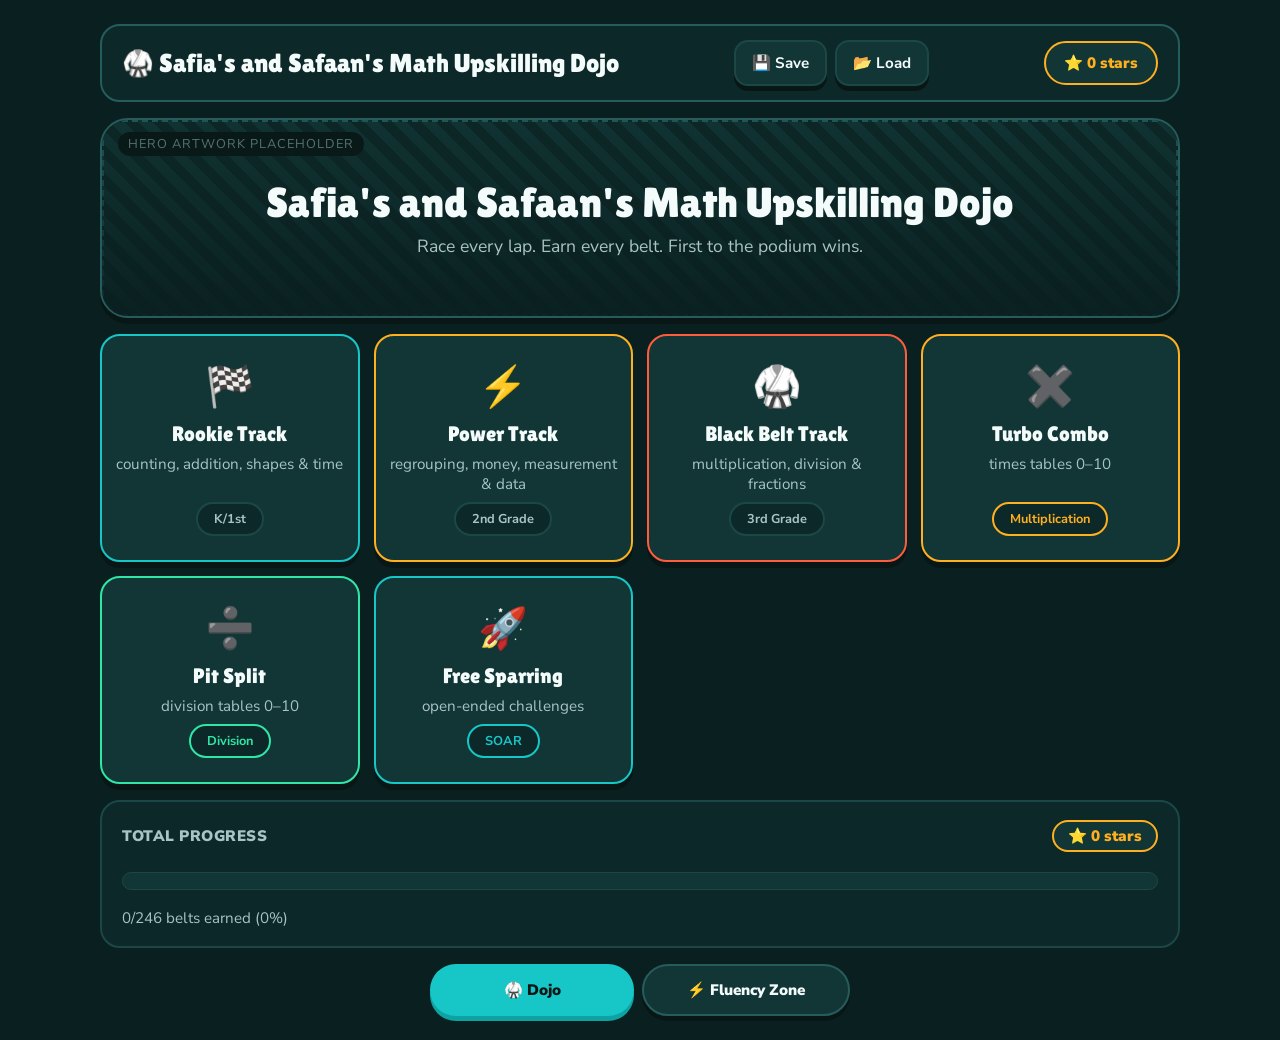
<file: index.html>
<!DOCTYPE html>
<html lang="en">
<head>
  <meta charset="UTF-8">
  <meta name="viewport" content="width=device-width, initial-scale=1.0, maximum-scale=2.0, user-scalable=yes">
  <title>🥋 Safia's and Safaan's Math Upskilling Dojo</title>
  <link rel="preconnect" href="https://fonts.googleapis.com">
  <link rel="preconnect" href="https://fonts.gstatic.com" crossorigin>
  <link href="https://fonts.googleapis.com/css2?family=Lilita+One&family=Nunito+Sans:wght@400;700;900&display=swap" rel="stylesheet">
  <link rel="stylesheet" href="style.css">
</head>
<body>
<div class="wrap">

  <!-- TOP BAR -->
  <div class="topbar">
    <div class="topbar-title">🥋 Safia's and Safaan's Math Upskilling Dojo</div>
    <div class="topbar-btns">
      <button class="tb-btn tb-save" id="saveBtn">💾 Save</button>
      <button class="tb-btn tb-load" id="loadBtn">📂 Load</button>
      <input type="file" id="loadFile" accept=".json" style="display:none">
    </div>
    <div class="tb-lbl" id="saveLbl">⭐ 0 stars</div>
  </div>

  <!-- HOME -->
  <div class="screen active" id="homeScreen">
    <div class="path-header">
      <div class="hero-art-slot"><span>Hero artwork placeholder</span></div>
      <div class="hero-scrim">
        <h1>Safia's and Safaan's Math Upskilling Dojo</h1>
        <p>Race every lap. Earn every belt. First to the podium wins.</p>
      </div>
    </div>

    <div class="grade-section">
      <div class="menu-grid">
        <div class="menu-card grade1" data-track="grade1">
          <div class="mc-icon">🏁</div>
          <div class="mc-name">Rookie Track</div>
          <div class="mc-desc">counting, addition, shapes &amp; time</div>
          <div class="mc-badge">K/1st</div>
        </div>
        <div class="menu-card grade2" data-track="grade2">
          <div class="mc-icon">⚡</div>
          <div class="mc-name">Power Track</div>
          <div class="mc-desc">regrouping, money, measurement &amp; data</div>
          <div class="mc-badge">2nd Grade</div>
        </div>
        <div class="menu-card grade3" data-track="grade3">
          <div class="mc-icon">🥋</div>
          <div class="mc-name">Black Belt Track</div>
          <div class="mc-desc">multiplication, division &amp; fractions</div>
          <div class="mc-badge">3rd Grade</div>
        </div>
        <div class="menu-card multiply-card" data-track="multiply">
          <div class="mc-icon">✖️</div>
          <div class="mc-name">Turbo Combo</div>
          <div class="mc-desc">times tables 0–10</div>
          <div class="mc-badge multiply-badge">Multiplication</div>
        </div>
        <div class="menu-card divide-card" data-track="divide">
          <div class="mc-icon">➗</div>
          <div class="mc-name">Pit Split</div>
          <div class="mc-desc">division tables 0–10</div>
          <div class="mc-badge divide-badge">Division</div>
        </div>
        <div class="menu-card soar-card" data-track="soar">
          <div class="mc-icon">🚀</div>
          <div class="mc-name">Free Sparring</div>
          <div class="mc-desc">open-ended challenges</div>
          <div class="mc-badge soar-badge">SOAR</div>
        </div>
      </div>
    </div>

    <div class="progress-chart" id="progressChart"></div>

    <div class="quick-nav">
      <button class="qn-btn qn-home" id="qnDojo">🥋 Dojo</button>
      <button class="qn-btn qn-soar" id="qnFluency">⚡ Fluency Zone</button>
    </div>
  </div>

  <!-- UNITS (grade/track -> curriculum units -> skills) -->
  <div class="screen" id="unitsScreen">
    <div class="levels-wrap">
      <div class="levels-title" id="unitsTitle">pick a unit</div>
      <div class="assessment-row">
        <button type="button" class="btn btn-check" id="courseChallengeBtn">🏆 Course Challenge</button>
        <button type="button" class="btn btn-hint" id="fluencyZoneBtn" style="display:none;">⚡ Fluency Zone</button>
      </div>
      <div id="unitsAccordion"></div>
      <div style="text-align:center;">
        <button class="btn btn-back" id="backToHomeFromUnitsBtn">← Back to Dojo</button>
      </div>
    </div>
  </div>

  <!-- LEVELS -->
  <div class="screen" id="levelsScreen">
    <div class="levels-wrap">
      <div class="levels-title" id="levelsTitle">pick a belt</div>
      <div class="levels-grid" id="levelsGrid"></div>
      <div style="text-align:center;">
        <button class="btn btn-back" id="backToUnitsBtn">← Back to units</button>
      </div>
    </div>
  </div>

  <!-- QUIZ -->
  <div class="screen" id="quizScreen">
    <div class="quiz-back-row">
      <button class="btn btn-back" id="homeFromQuiz" style="flex:none;padding:10px 18px;font-size:0.95rem;min-height:40px;">🏠 Dojo</button>
      <button class="btn btn-back" id="levelsFromQuiz" style="flex:none;padding:10px 18px;font-size:0.95rem;min-height:40px;">← Levels</button>
    </div>
    <div class="quiz-head">
      <div class="quiz-meta">
        <span id="quizLabel">Lesson</span>
        <span id="quizQNum">1/3</span>
      </div>
      <div class="quiz-score-row">
        <div class="qs-item"><div class="qs-lbl">CORRECT</div><div class="qs-val" id="qsCorrect">0</div></div>
        <div class="qs-item"><div class="qs-lbl">OOPS</div><div class="qs-val" id="qsWrong">0</div></div>
        <div class="qs-item"><div class="qs-lbl">ACCURACY</div><div class="qs-val" id="qsAccuracy">0%</div></div>
      </div>
      <div class="prog-bar"><div class="prog-fill" id="progFill" style="width:0%"></div></div>
    </div>
    <div id="lessonContainer"></div>
    <div id="questionContainer"></div>
    <div class="hint-box" id="hintBox"></div>
    <div class="feedback" id="feedback"></div>
    <div class="btn-row">
      <button class="btn btn-hint" id="hintBtn">💡 Hint</button>
      <button class="btn btn-check" id="checkBtn">✅ Check</button>
      <button class="btn btn-next" id="nextBtn">▶ Next round</button>
    </div>
  </div>

  <!-- FLUENCY ZONE (timed multiplication/division fact practice) -->
  <div class="screen" id="fluencyScreen">
    <div class="fluency-wrap">
      <div class="fluency-title" id="fluencyTitle">⚡ Fluency Zone</div>
      <div class="fluency-head">
        <div class="fluency-stat"><div class="fluency-stat-lbl">TIME</div><div class="fluency-stat-val" id="fluencyTime">60</div></div>
        <div class="fluency-stat"><div class="fluency-stat-lbl">SCORE</div><div class="fluency-stat-val score" id="fluencyScoreVal">0</div></div>
      </div>
      <div class="fluency-question" id="fluencyQuestion">? × ? = ?</div>
      <input class="soar-answer-input" id="fluencyInput" type="number" placeholder="Type the answer…" autocomplete="off">
      <div class="btn-row">
        <button class="btn btn-check" id="fluencySubmitBtn">✅ Submit</button>
        <button class="btn btn-back" id="fluencyStopBtn">⏹ Stop</button>
      </div>
      <button class="btn btn-back" id="homeFromFluency">🏠 Back to Dojo</button>
    </div>
  </div>

  <!-- RESULT -->
  <div class="screen" id="resultScreen">
    <div class="result-card">
      <div class="result-emoji" id="resEmoji">🏆</div>
      <div class="result-title" id="resTitle">Great fight!</div>
      <div class="result-stars" id="resStars">★★★</div>
      <div class="result-msg" id="resMsg"></div>
      <div id="mistakeSection"></div>
      <div class="btn-row">
        <button class="btn btn-back" id="retryBtn">🔁 Rematch</button>
        <button class="btn btn-check" id="homeFromResultBtn">🏠 Dojo</button>
        <button class="btn btn-next" id="nextLvBtn" style="display:none">➡ Next belt</button>
      </div>
    </div>
  </div>
</div>

<script src="js/lib.js"></script>
<script src="js/curriculum.js"></script>
<script src="script.js"></script>
</body>
</html>
</file>
<file: style.css>
/* ============================================================
   TURBO MATH DESIGN SYSTEM — tokens
   ============================================================ */
:root {
  --bg-app: #0A1F1F;
  --bg-app-deep: #081716;
  --surface-1: #0D2828;
  --surface-2: #123636;
  --surface-raised: #1B4747;

  --border-subtle: #1B4747;
  --border-strong: #275C5C;

  --cyan: #17C7C7;
  --cyan-hover: #3DDCDC;
  --cyan-press: #0EA3A3;

  --coral: #FF5C3D;
  --coral-hover: #FF8563;
  --coral-press: #E6432E;

  --amber: #FFB020;
  --mint: #2FE6A7;
  --red: #FF3B3B;

  --text-primary: #F4FBFB;
  --text-secondary: #A9C4C4;
  --text-muted: #6E8C8C;
  --on-primary: #081716;
  --on-accent: #2A0F08;

  --font-display: 'Lilita One', 'Nunito Sans', cursive, sans-serif;
  --font-body: 'Nunito Sans', 'Segoe UI', sans-serif;

  --text-xs: 0.8rem;
  --text-sm: 0.95rem;
  --text-base: 1.1rem;
  --text-md: 1.3rem;
  --text-lg: 1.6rem;
  --text-xl: 2rem;
  --text-2xl: 2.6rem;

  --sp-1: 4px; --sp-2: 8px; --sp-3: 12px; --sp-4: 16px; --sp-5: 20px;
  --sp-6: 24px; --sp-7: 32px; --sp-8: 40px; --sp-9: 56px; --sp-10: 72px;

  --radius-sm: 8px;
  --radius-md: 14px;
  --radius-lg: 20px;
  --radius-xl: 28px;
  --radius-pill: 999px;
}

* {
  box-sizing: border-box;
  margin: 0;
  padding: 0;
  -webkit-tap-highlight-color: transparent;
}

body {
  font-family: var(--font-body);
  background: var(--bg-app);
  min-height: 100vh;
  padding: 16px;
  color: var(--text-primary);
}

.wrap {
  max-width: 1080px;
  margin: 0 auto;
  display: flex;
  flex-direction: column;
  gap: 16px;
}

/* ============================================================
   TOP BAR
   ============================================================ */
.topbar {
  background: var(--surface-1);
  border: 2px solid var(--border-strong);
  border-radius: var(--radius-lg);
  padding: 14px 20px;
  display: flex;
  align-items: center;
  justify-content: space-between;
  flex-wrap: wrap;
  gap: 12px;
}

.topbar-title {
  font-family: var(--font-display);
  font-size: var(--text-lg);
  color: var(--text-primary);
}

.topbar-btns {
  display: flex;
  gap: 8px;
  flex-wrap: wrap;
}

.tb-btn {
  background: var(--surface-2);
  border: 2px solid var(--border-subtle);
  border-radius: var(--radius-md);
  color: var(--text-primary);
  font-family: var(--font-body);
  font-weight: 700;
  font-size: var(--text-sm);
  padding: 10px 16px;
  cursor: pointer;
  box-shadow: 0 5px 0 var(--bg-app-deep);
  transition: transform 0.08s, box-shadow 0.08s;
  min-height: 46px;
}

.tb-btn:active {
  transform: translateY(4px);
  box-shadow: 0 1px 0 var(--bg-app-deep);
}

.tb-lbl {
  background: var(--surface-2);
  color: var(--amber);
  padding: 10px 18px;
  border-radius: var(--radius-pill);
  font-weight: 900;
  font-size: var(--text-sm);
  border: 2px solid var(--amber);
}

/* ============================================================
   QUICK NAV (home only)
   ============================================================ */
.quick-nav {
  display: flex;
  gap: 8px;
  max-width: 420px;
  margin: 0 auto;
  width: 100%;
}

.qn-btn {
  flex: 1;
  border: none;
  border-radius: var(--radius-pill);
  padding: 14px 8px;
  font-weight: 900;
  font-family: var(--font-body);
  font-size: var(--text-sm);
  cursor: pointer;
  transition: transform 0.08s, box-shadow 0.08s;
}

.qn-btn:active {
  transform: translateY(3px);
}

.qn-home {
  background: var(--cyan);
  color: var(--on-primary);
  box-shadow: 0 5px 0 var(--cyan-press);
}

.qn-soar {
  background: var(--surface-2);
  color: var(--text-primary);
  border: 2px solid var(--border-strong);
  box-shadow: 0 5px 0 var(--bg-app-deep);
}

.screen {
  display: none;
}

.screen.active {
  display: flex;
  flex-direction: column;
  gap: 16px;
}

/* ============================================================
   HOME
   ============================================================ */
.path-header {
  position: relative;
  height: 200px;
  border-radius: var(--radius-xl);
  overflow: hidden;
  border: 2px solid var(--border-strong);
  box-shadow: 0 6px 0 var(--bg-app-deep);
}

.hero-art-slot {
  position: absolute;
  inset: 0;
  background:
    repeating-linear-gradient(45deg, var(--surface-2) 0 10px, var(--surface-1) 10px 20px);
  border: 2px dashed var(--border-strong);
}

.hero-art-slot span {
  position: absolute;
  top: 10px;
  left: 14px;
  font-family: var(--font-body);
  font-size: var(--text-xs);
  color: var(--text-muted);
  letter-spacing: 1px;
  text-transform: uppercase;
  background: var(--bg-app-deep);
  padding: 3px 10px;
  border-radius: var(--radius-pill);
}

.hero-scrim {
  position: absolute;
  inset: 0;
  background: linear-gradient(180deg, rgba(10,31,31,0.15), rgba(10,31,31,0.92));
  pointer-events: none;
  display: flex;
  flex-direction: column;
  align-items: center;
  justify-content: center;
  text-align: center;
  gap: 8px;
  padding: 0 20px;
}

.path-header h1 {
  font-family: var(--font-display);
  font-size: var(--text-2xl);
  color: var(--text-primary);
  font-weight: normal;
}

.path-header p {
  font-family: var(--font-body);
  font-size: var(--text-base);
  color: var(--text-secondary);
}

.grade-section {
  margin: 0;
}

.menu-grid {
  display: grid;
  grid-template-columns: repeat(auto-fit, minmax(220px, 1fr));
  gap: 14px;
}

.menu-card {
  background: var(--surface-2);
  border: 2px solid var(--border-subtle);
  border-radius: var(--radius-lg);
  padding: 24px 14px;
  text-align: center;
  cursor: pointer;
  box-shadow: 0 6px 0 var(--bg-app-deep);
  transition: transform 0.12s, box-shadow 0.12s;
  min-height: 190px;
  display: flex;
  flex-direction: column;
  align-items: center;
  justify-content: center;
  gap: 8px;
}

.menu-card:hover {
  transform: translateY(-3px);
}

.menu-card:active {
  transform: translateY(4px);
  box-shadow: 0 2px 0 var(--bg-app-deep);
}

.menu-card.grade1 { border-color: var(--cyan); }
.menu-card.grade2 { border-color: var(--amber); }
.menu-card.grade3 { border-color: var(--coral); }
.menu-card.multiply-card { border-color: var(--amber); }
.menu-card.divide-card { border-color: var(--mint); }
.menu-card.soar-card { border-color: var(--cyan); }

.mc-icon {
  font-size: 2.5rem;
}

.mc-name {
  font-family: var(--font-display);
  font-size: var(--text-md);
  color: var(--text-primary);
}

.mc-desc {
  font-family: var(--font-body);
  font-size: var(--text-sm);
  color: var(--text-secondary);
}

.mc-badge {
  background: var(--surface-1);
  color: var(--text-secondary);
  border-radius: var(--radius-pill);
  padding: 6px 16px;
  font-weight: 700;
  border: 2px solid var(--border-subtle);
  font-size: var(--text-xs);
  margin-top: auto;
}

.multiply-badge { border-color: var(--amber); color: var(--amber); }
.divide-badge { border-color: var(--mint); color: var(--mint); }
.soar-badge { border-color: var(--cyan); color: var(--cyan); }

.progress-chart {
  background: var(--surface-1);
  border: 2px solid var(--border-subtle);
  border-radius: var(--radius-lg);
  padding: 18px 20px;
  display: flex;
  flex-direction: column;
  gap: 10px;
}

/* ============================================================
   UNITS / LEVELS PANEL
   ============================================================ */
.levels-wrap {
  background: var(--surface-1);
  border: 2px solid var(--border-strong);
  border-radius: var(--radius-xl);
  padding: 22px;
  display: flex;
  flex-direction: column;
  gap: 16px;
}

.levels-title {
  font-family: var(--font-display);
  font-size: var(--text-xl);
  color: var(--text-primary);
  text-align: center;
}

.levels-grid {
  display: flex;
  flex-wrap: wrap;
  gap: 12px;
  justify-content: center;
}

.lv-btn {
  width: 104px;
  height: 104px;
  background: var(--surface-2);
  border: 2px solid var(--border-subtle);
  border-radius: var(--radius-md);
  font-family: var(--font-body);
  font-weight: 900;
  color: var(--text-primary);
  font-size: var(--text-sm);
  box-shadow: 0 5px 0 var(--bg-app-deep);
  cursor: pointer;
  transition: transform 0.08s, box-shadow 0.08s;
  text-align: center;
  display: flex;
  flex-direction: column;
  align-items: center;
  justify-content: center;
  gap: 2px;
}

.lv-btn:active:not(:disabled) {
  transform: translateY(4px);
  box-shadow: 0 1px 0 var(--bg-app-deep);
}

.lv-btn.done {
  border-color: var(--mint);
  color: var(--mint);
}

.lv-btn.multiply-lv { border-color: var(--amber); }
.lv-btn.divide-lv { border-color: var(--mint); }

.lv-btn.locked {
  opacity: 0.5;
  cursor: not-allowed;
  box-shadow: none;
}

.lv-icon {
  font-size: 1.8rem;
  display: block;
}

/* UNITS ACCORDION */
.unit-card {
  background: var(--surface-2);
  border: 2px solid var(--border-subtle);
  border-radius: var(--radius-lg);
  overflow: hidden;
}

.unit-header {
  width: 100%;
  background: transparent;
  color: var(--text-primary);
  font-weight: 900;
  font-size: var(--text-base);
  font-family: var(--font-body);
  padding: 16px 18px;
  border: none;
  text-align: left;
  cursor: pointer;
  display: flex;
  justify-content: space-between;
  align-items: center;
}

.unit-header::after {
  content: '▸';
  font-size: 1.2rem;
  color: var(--text-secondary);
  transition: transform 0.15s;
}

.unit-card.open .unit-header::after {
  transform: rotate(90deg);
}

.unit-body {
  display: none;
  padding: 0 18px 18px;
}

.unit-card.open .unit-body {
  display: block;
}

.unit-skill-card {
  min-height: 130px;
  padding: 18px 12px;
}

.unit-skill-card .mc-badge {
  margin-top: auto;
}

.btn-unit-quiz {
  width: 100%;
  margin-top: 14px;
  background: var(--cyan);
  color: var(--on-primary);
  border: none;
  border-radius: var(--radius-md);
  padding: 12px 18px;
  font-family: var(--font-body);
  font-weight: 900;
  font-size: var(--text-base);
  cursor: pointer;
  box-shadow: 0 5px 0 var(--cyan-press);
  transition: transform 0.08s, box-shadow 0.08s;
}

.btn-unit-quiz:active {
  transform: translateY(4px);
  box-shadow: 0 1px 0 var(--cyan-press);
}

.mastery-badge.mastery-new { border-color: var(--border-strong); color: var(--text-muted); }
.mastery-badge.mastery-attempted { border-color: var(--coral); color: var(--coral); }
.mastery-badge.mastery-familiar { border-color: var(--cyan); color: var(--cyan); }
.mastery-badge.mastery-proficient { border-color: var(--amber); color: var(--amber); }
.mastery-badge.mastery-mastered { border-color: var(--mint); color: var(--mint); }

.assessment-row {
  display: flex;
  gap: 12px;
  flex-wrap: wrap;
  justify-content: center;
}

.assessment-row .btn {
  flex: none;
  min-width: 200px;
}

@media (max-width: 380px) {
  .unit-header { font-size: var(--text-sm); padding: 12px 14px; }
  .assessment-row .btn { min-width: 100%; }
}

/* ============================================================
   FLUENCY ZONE
   ============================================================ */
.fluency-wrap {
  background: var(--surface-1);
  border: 2px solid var(--border-strong);
  border-radius: var(--radius-xl);
  padding: 28px;
  text-align: center;
  display: flex;
  flex-direction: column;
  align-items: center;
  gap: 20px;
}

.fluency-title {
  font-family: var(--font-display);
  font-size: var(--text-xl);
  color: var(--text-primary);
}

.fluency-head {
  display: flex;
  gap: 30px;
  justify-content: center;
}

.fluency-stat {
  text-align: center;
}

.fluency-stat-lbl {
  font-family: var(--font-body);
  font-size: var(--text-xs);
  color: var(--text-secondary);
  font-weight: 700;
  letter-spacing: 1px;
}

.fluency-stat-val {
  font-family: var(--font-display);
  font-size: var(--text-2xl);
  color: var(--text-primary);
  font-variant-numeric: tabular-nums;
}

.fluency-stat-val.time-low { color: var(--coral); }
.fluency-stat-val.time-ok { color: var(--cyan); }
.fluency-stat-val.score { color: var(--mint); }

.fluency-question {
  font-family: var(--font-display);
  font-size: var(--text-2xl);
  color: var(--text-primary);
}

.soar-answer-input {
  width: 220px;
  padding: 12px;
  font-family: var(--font-display);
  font-size: var(--text-lg);
  background: var(--surface-2);
  border: 2px solid var(--border-strong);
  border-radius: var(--radius-md);
  color: var(--text-primary);
  text-align: center;
  outline: none;
}

#fluencyInput.flash-correct {
  border-color: var(--mint) !important;
  background: rgba(47,230,167,0.15) !important;
}

#fluencyInput.flash-wrong {
  border-color: var(--coral) !important;
  background: rgba(255,92,61,0.15) !important;
}

/* ============================================================
   QUIZ
   ============================================================ */
.quiz-back-row {
  display: flex;
  gap: 8px;
  flex-wrap: wrap;
}

.quiz-head {
  display: flex;
  flex-direction: column;
  gap: 10px;
}

.quiz-meta {
  display: flex;
  justify-content: space-between;
  font-family: var(--font-body);
  font-weight: 900;
  font-size: var(--text-sm);
  color: var(--text-secondary);
}

.quiz-score-row {
  display: flex;
  gap: 10px;
}

.qs-item {
  background: var(--surface-1);
  border: 2px solid var(--border-subtle);
  border-radius: var(--radius-md);
  padding: 8px 6px;
  flex: 1;
  text-align: center;
}

.qs-lbl {
  font-family: var(--font-body);
  font-size: var(--text-xs);
  font-weight: 700;
  color: var(--text-secondary);
  letter-spacing: 0.5px;
}

.qs-val {
  font-family: var(--font-display);
  font-size: var(--text-lg);
  color: var(--text-primary);
}

.prog-bar {
  background: var(--surface-2);
  height: 10px;
  border-radius: var(--radius-pill);
  border: 1px solid var(--border-subtle);
  overflow: hidden;
}

.prog-fill {
  height: 100%;
  border-radius: var(--radius-pill);
  background: var(--cyan);
  transition: width 0.3s;
}

.prog-fill.reward {
  background: var(--amber);
}

.lesson-card {
  background: var(--surface-1);
  border-radius: var(--radius-lg);
  padding: 20px;
  border: 2px solid var(--border-subtle);
}

.lesson-badge {
  background: var(--surface-2);
  color: var(--text-secondary);
  border-radius: var(--radius-pill);
  padding: 6px 18px;
  font-weight: 900;
  font-size: var(--text-sm);
  display: inline-block;
  border: 2px solid var(--border-strong);
  margin-bottom: 14px;
}

.lesson-visual {
  background: var(--surface-2);
  border-radius: var(--radius-md);
  padding: 20px;
  font-size: var(--text-lg);
  text-align: center;
  border: 2px dashed var(--border-strong);
  margin: 12px 0;
  line-height: 1.6;
  white-space: pre-wrap;
  color: var(--text-primary);
}

.lesson-explanation {
  background: var(--surface-2);
  border-radius: var(--radius-md);
  padding: 18px;
  font-size: var(--text-base);
  border: 2px solid var(--border-subtle);
  line-height: 1.7;
  color: var(--text-primary);
}

.hint-box {
  background: var(--surface-2);
  border-radius: var(--radius-md);
  padding: 18px;
  font-size: var(--text-base);
  margin: 14px 0;
  border: 2px solid var(--amber);
  color: var(--text-primary);
  display: none;
  line-height: 1.7;
}

.hint-box.show {
  display: block;
}

.hint-bubble {
  background: var(--surface-1);
  border-radius: var(--radius-sm);
  padding: 12px 16px;
  margin: 8px 0;
  color: var(--amber);
  line-height: 1.7;
}

.hint-col {
  background: var(--bg-app-deep);
  border-radius: var(--radius-sm);
  padding: 12px 20px;
  display: inline-block;
  min-width: 110px;
  text-align: right;
  font-family: 'Courier New', monospace;
  font-size: var(--text-lg);
  margin: 6px auto;
  border: 2px solid var(--border-strong);
}

.hint-chips {
  display: flex;
  flex-wrap: wrap;
  gap: 6px;
  align-items: center;
  margin: 8px 0;
}

.hint-chip {
  display: inline-flex;
  align-items: center;
  justify-content: center;
  min-width: 38px;
  height: 38px;
  border-radius: var(--radius-sm);
  font-size: var(--text-base);
  font-weight: bold;
  padding: 0 6px;
  color: var(--on-primary) !important;
}

.q-card {
  background: var(--surface-1);
  border-radius: var(--radius-xl);
  padding: 28px;
  border: 2px solid var(--border-strong);
  display: flex;
  flex-direction: column;
  align-items: center;
  gap: 20px;
}

.question-text {
  font-family: var(--font-display);
  font-size: var(--text-2xl);
  text-align: center;
  color: var(--text-primary);
}

.multiply-q-card { border-color: var(--amber); }
.divide-q-card { border-color: var(--mint); }
.soar-q-card { border-color: var(--cyan); }

.soar-question {
  font-family: var(--font-display);
  font-size: var(--text-lg);
  color: var(--text-primary);
  margin-bottom: 10px;
}

.soar-story {
  font-family: var(--font-body);
  font-size: var(--text-base);
  color: var(--text-secondary);
  line-height: 1.7;
  margin-bottom: 14px;
}

.options-grid {
  display: flex;
  flex-wrap: wrap;
  gap: 14px;
  justify-content: center;
}

.opt-btn {
  background: var(--surface-2);
  border: 2px solid var(--border-strong);
  border-radius: var(--radius-lg);
  width: 120px;
  min-height: 92px;
  font-family: var(--font-display);
  font-size: var(--text-lg);
  color: var(--text-primary);
  cursor: pointer;
  box-shadow: 0 5px 0 var(--bg-app-deep);
  transition: transform 0.08s, box-shadow 0.08s;
}

.opt-btn:active:not(:disabled) {
  transform: translateY(4px);
  box-shadow: 0 1px 0 var(--bg-app-deep);
}

.opt-btn.selected {
  border-color: var(--cyan);
  background: rgba(23,199,199,0.15);
}

.opt-btn.correct {
  background: rgba(47,230,167,0.18);
  border-color: var(--mint);
  color: var(--mint);
}

.opt-btn.wrong {
  background: rgba(255,92,61,0.18);
  border-color: var(--coral);
  color: var(--coral);
}

.opt-btn:disabled {
  cursor: default;
}

.feedback {
  border-radius: var(--radius-md);
  padding: 14px 20px;
  font-family: var(--font-body);
  font-weight: 900;
  font-size: var(--text-base);
  display: none;
  text-align: center;
}

.feedback.show {
  display: block;
}

.feedback.ok {
  background: rgba(47,230,167,0.12);
  border: 2px solid var(--mint);
  color: var(--mint);
}

.feedback.bad {
  background: rgba(255,92,61,0.12);
  border: 2px solid var(--coral);
  color: var(--coral);
}

.btn-row {
  display: flex;
  gap: 10px;
  flex-wrap: wrap;
  justify-content: center;
}

.btn {
  padding: 14px 24px;
  border: none;
  border-radius: var(--radius-pill);
  font-family: var(--font-body);
  font-weight: 900;
  font-size: var(--text-base);
  cursor: pointer;
  transition: transform 0.08s, box-shadow 0.08s;
  min-height: 48px;
}

.btn:active {
  transform: translateY(4px);
}

.btn-check {
  background: var(--cyan);
  color: var(--on-primary);
  box-shadow: 0 5px 0 var(--cyan-press);
}

.btn-check:active { box-shadow: 0 1px 0 var(--cyan-press); }

.btn-next {
  background: var(--coral);
  color: var(--on-accent);
  box-shadow: 0 5px 0 var(--coral-press);
  display: none;
}

.btn-next:active { box-shadow: 0 1px 0 var(--coral-press); }

.btn-hint {
  background: transparent;
  color: var(--text-primary);
  border: 2px solid var(--border-strong);
  box-shadow: none;
}

.btn-back {
  background: transparent;
  color: var(--text-primary);
  border: 2px solid var(--border-strong);
  box-shadow: none;
}

.btn-back:active { transform: translateY(2px); }

/* ============================================================
   RESULT
   ============================================================ */
.result-card {
  background: linear-gradient(160deg, var(--surface-2), var(--surface-1));
  border-radius: var(--radius-xl);
  padding: 40px 24px;
  text-align: center;
  border: 4px solid var(--amber);
  box-shadow: 0 0 40px rgba(255,176,32,0.25);
  display: flex;
  flex-direction: column;
  align-items: center;
  gap: 12px;
}

.result-emoji {
  font-size: 4rem;
}

.result-title {
  font-family: var(--font-display);
  font-size: var(--text-2xl);
  color: var(--amber);
}

.result-stars {
  font-size: 2rem;
  letter-spacing: 6px;
  color: var(--amber);
}

.result-msg {
  font-family: var(--font-body);
  color: var(--text-primary);
  font-size: var(--text-base);
}

.mistake-item {
  background: var(--surface-1);
  border-radius: var(--radius-md);
  padding: 14px;
  margin: 8px 0;
  border: 2px solid var(--border-subtle);
  text-align: left;
  font-size: var(--text-sm);
  color: var(--text-primary);
  width: 100%;
}

/* ============================================================
   RESPONSIVE
   ============================================================ */
@media (max-width: 380px) {
  body { padding: 10px; }
  .topbar { padding: 10px 14px; }
  .topbar-title { font-size: var(--text-base); }
  .tb-btn { padding: 8px 12px; font-size: var(--text-xs); min-height: 40px; }
  .tb-lbl { padding: 8px 14px; font-size: var(--text-xs); }
  .path-header { height: 160px; }
  .path-header h1 { font-size: var(--text-lg); }
  .path-header p { font-size: var(--text-sm); }
  .menu-grid { grid-template-columns: 1fr 1fr; gap: 10px; }
  .menu-card { min-height: 150px; padding: 16px 10px; }
  .mc-icon { font-size: 2rem; }
  .mc-name { font-size: var(--text-sm); }
  .mc-desc { font-size: 0.8rem; }
  .options-grid { gap: 10px; }
  .opt-btn { width: 100%; font-size: var(--text-base); min-height: 70px; }
  .question-text { font-size: var(--text-lg); }
  .btn { font-size: var(--text-sm); padding: 12px 16px; min-height: 44px; }
  .lv-btn { width: 84px; height: 84px; font-size: var(--text-xs); }
  .lv-icon { font-size: 1.4rem; }
  .result-emoji { font-size: 3rem; }
  .result-title { font-size: var(--text-xl); }
  .result-stars { font-size: 1.6rem; }
}

@media (min-width: 600px) and (max-width: 1023px) {
  .path-header h1 { font-size: var(--text-2xl); }
  .options-grid { gap: 14px; }
  .question-text { font-size: var(--text-2xl); }
}

@media (min-width: 1024px) {
  body { padding: 24px 40px; }
}
</file>
